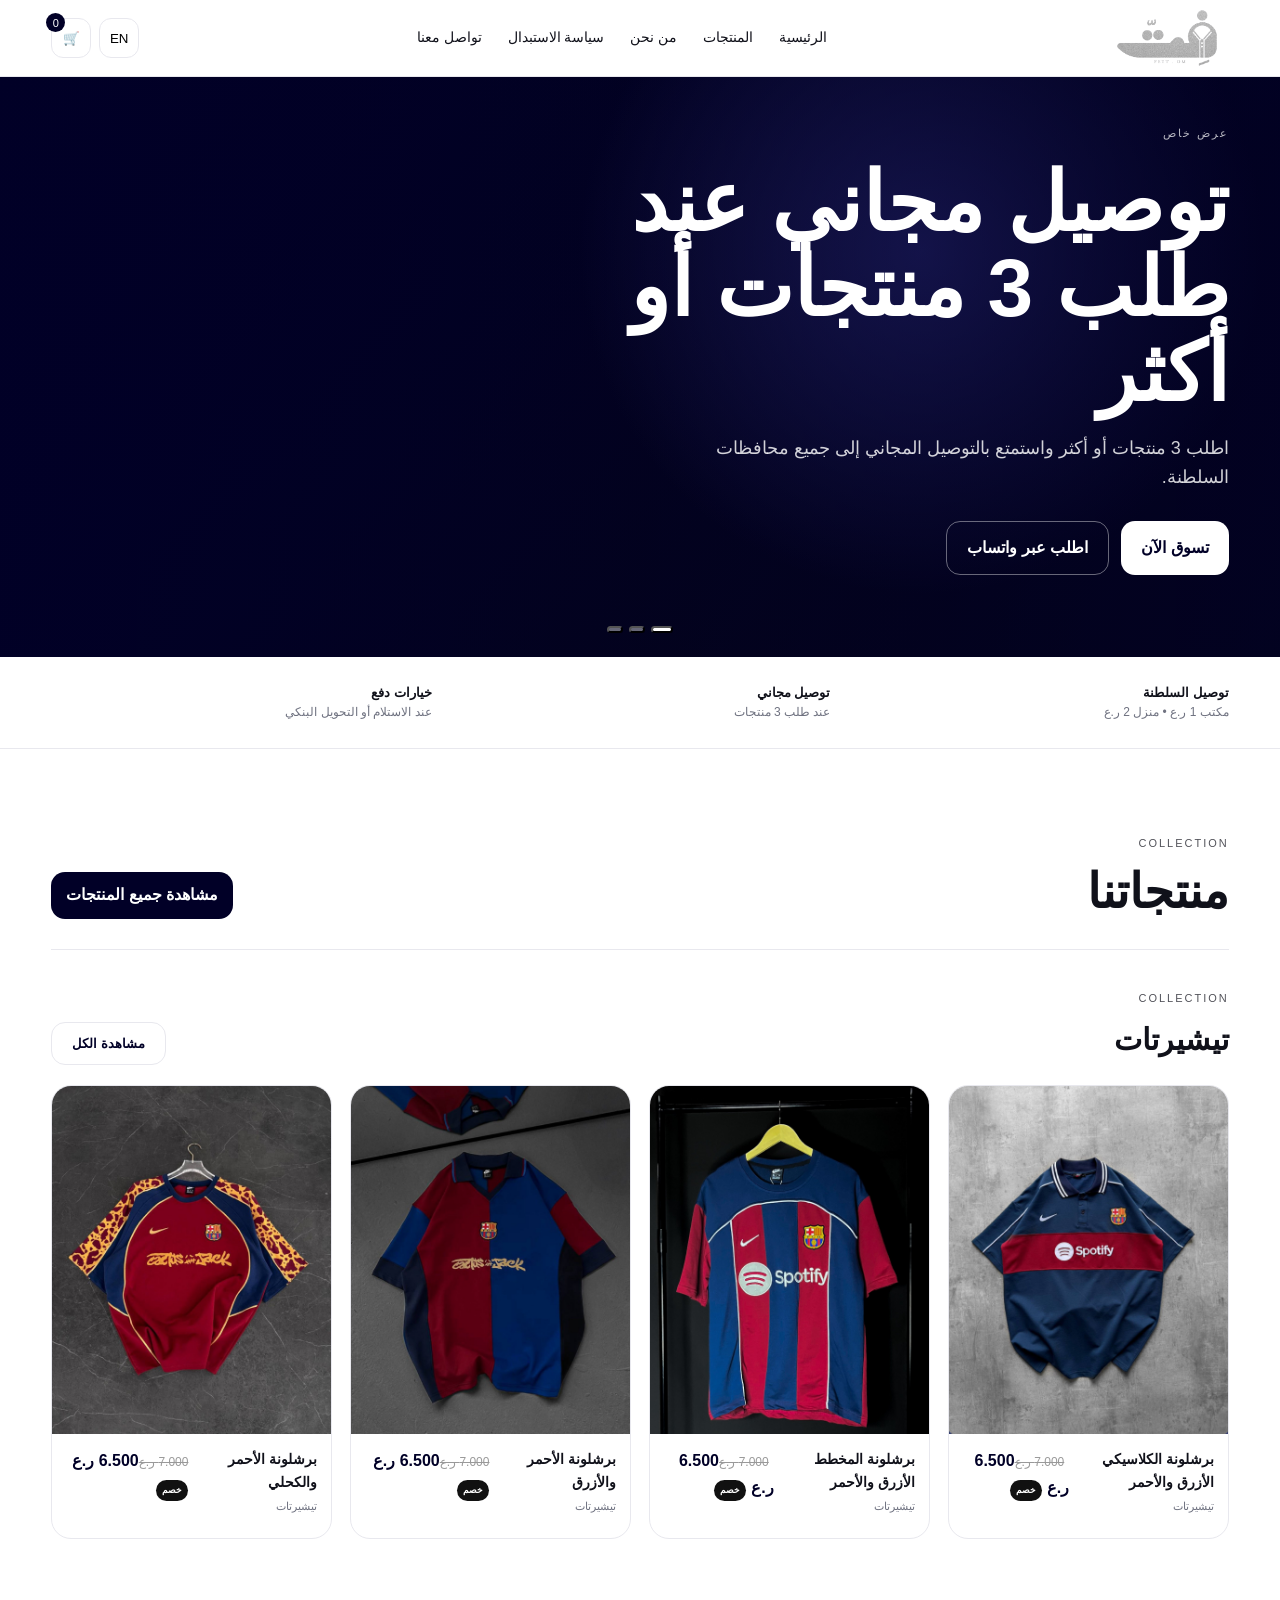
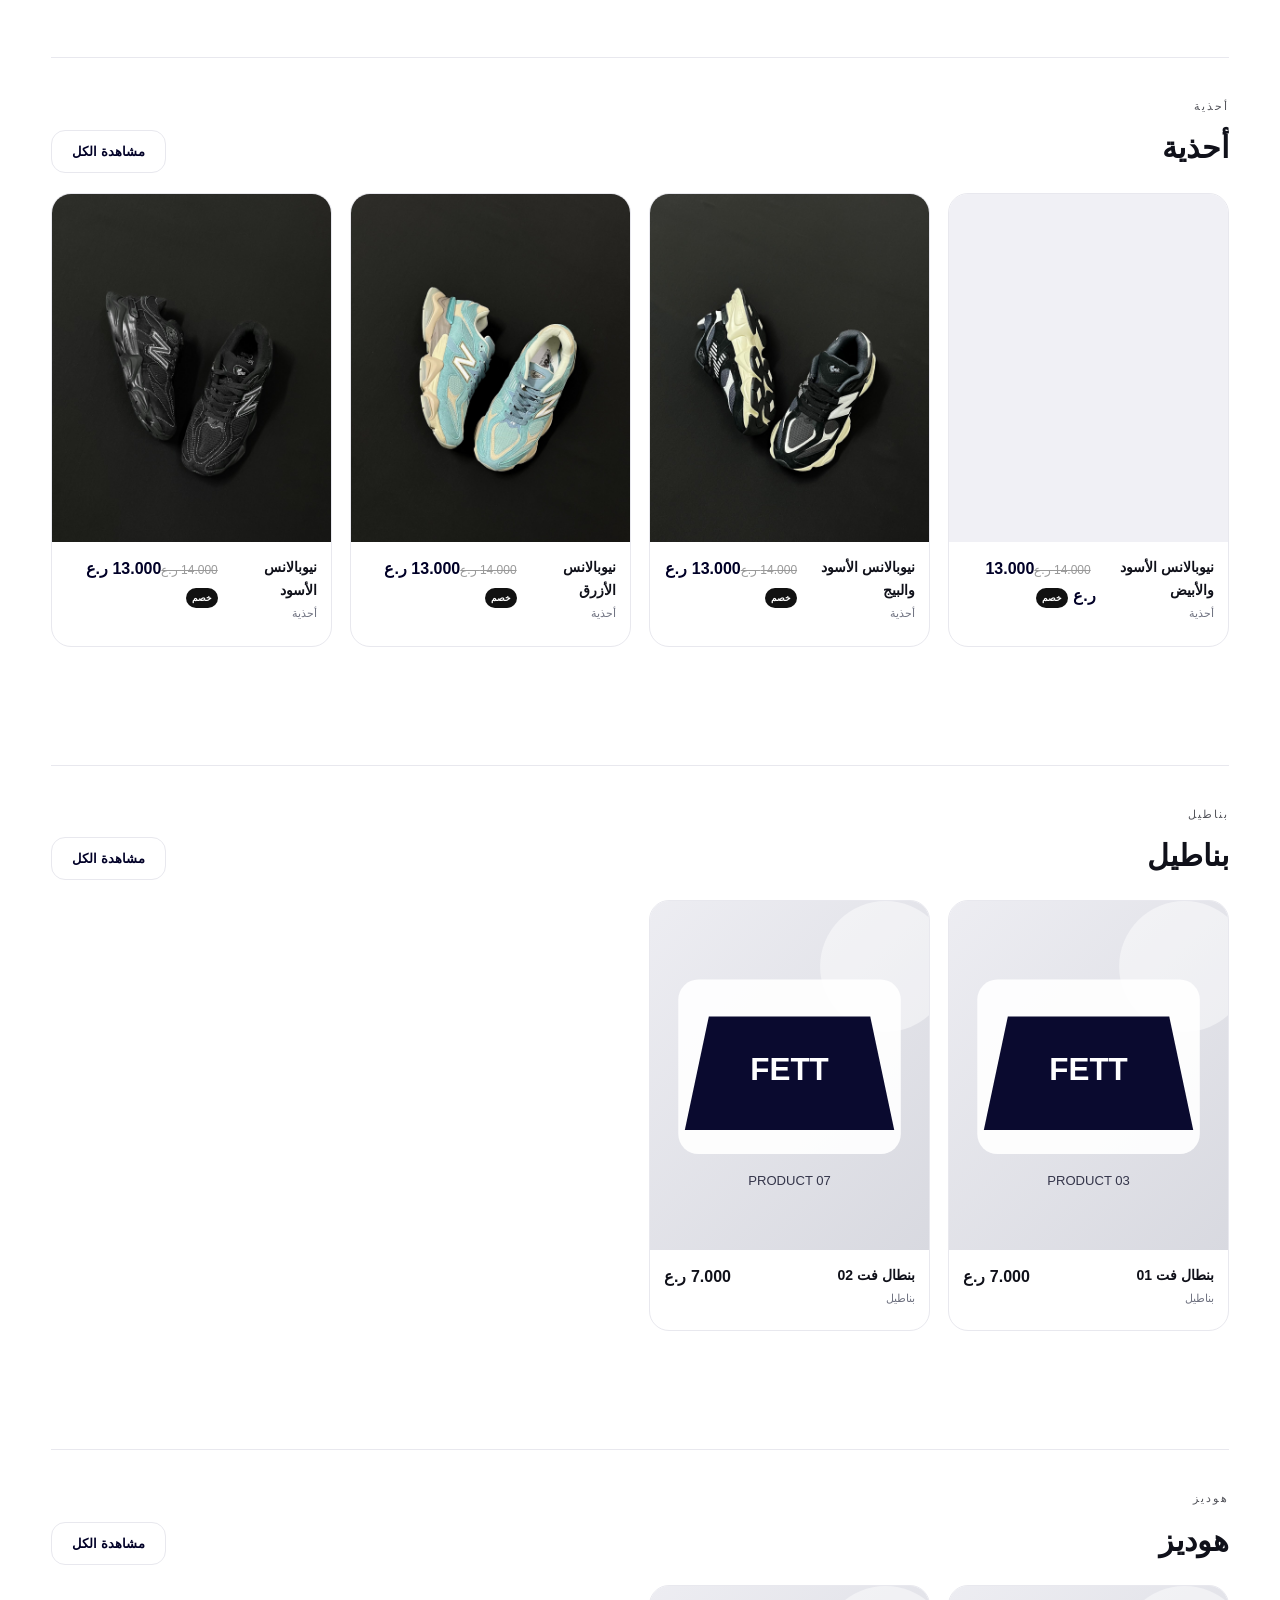
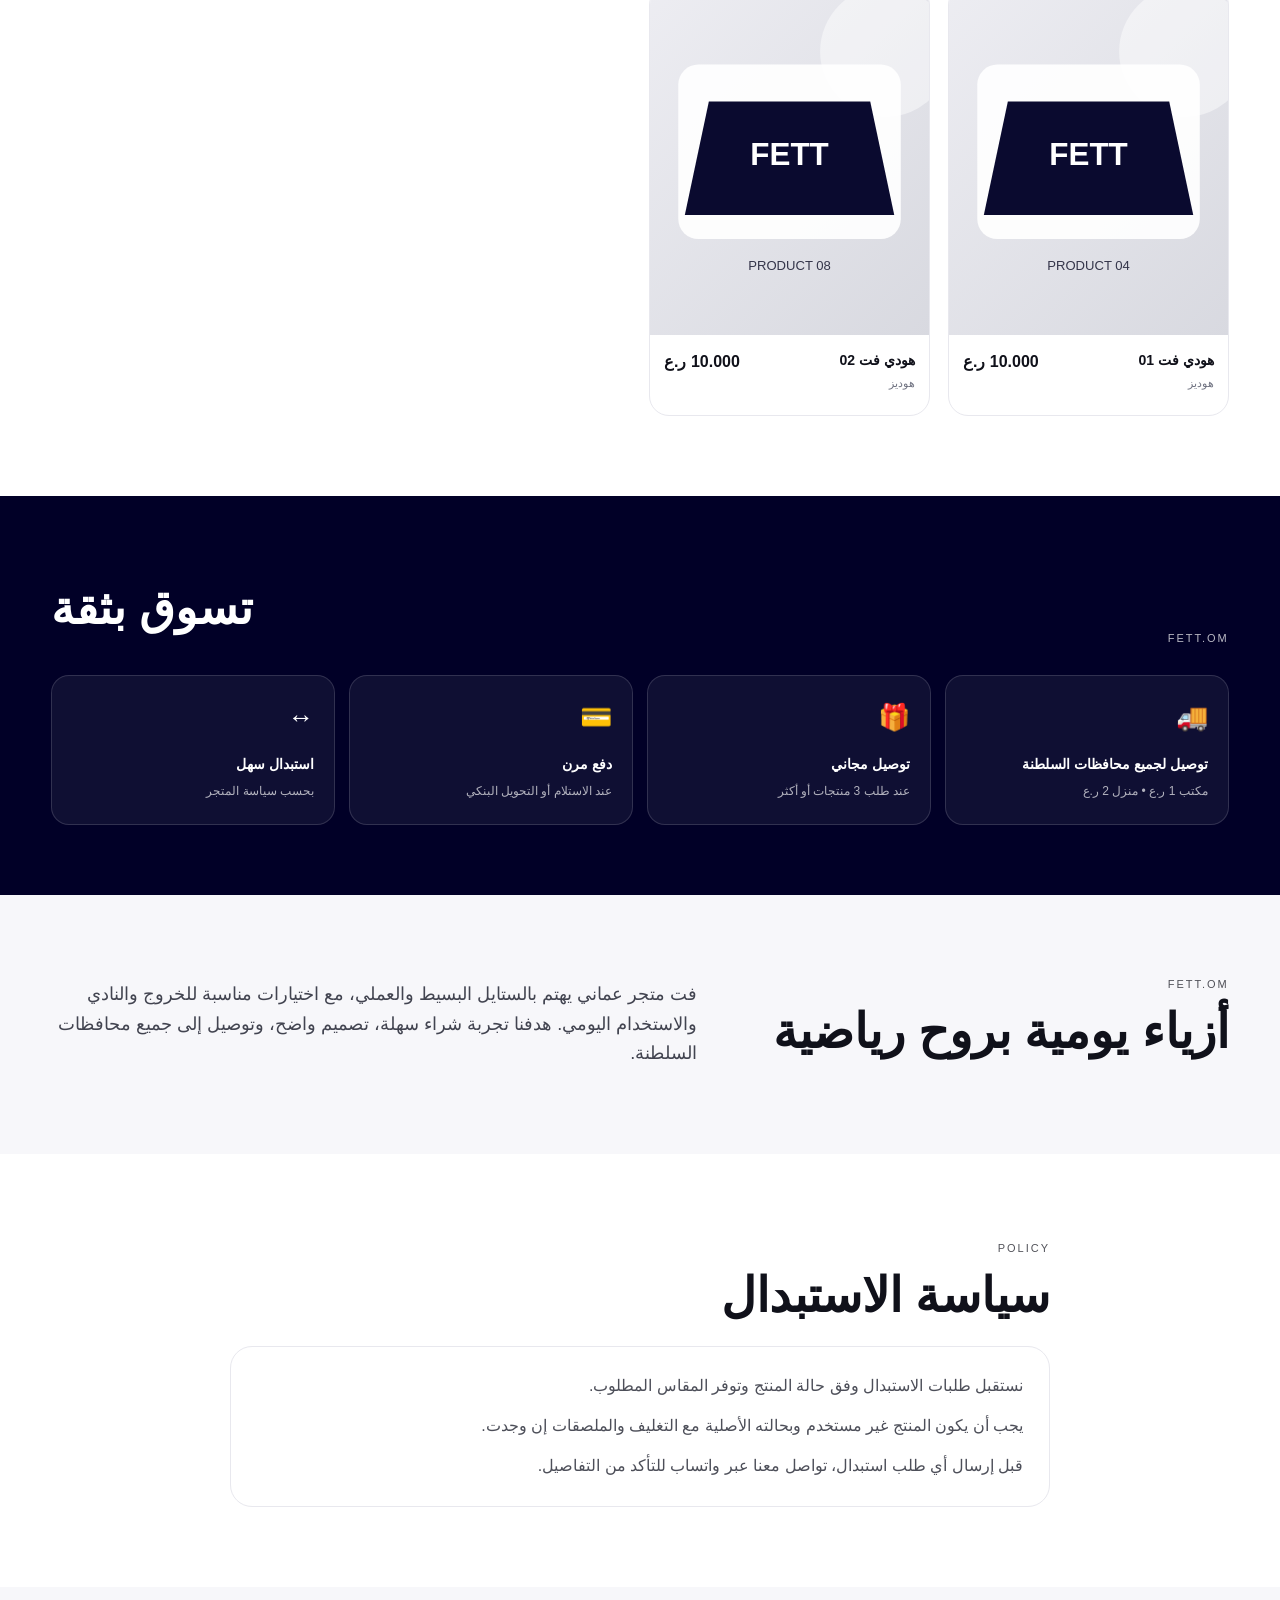
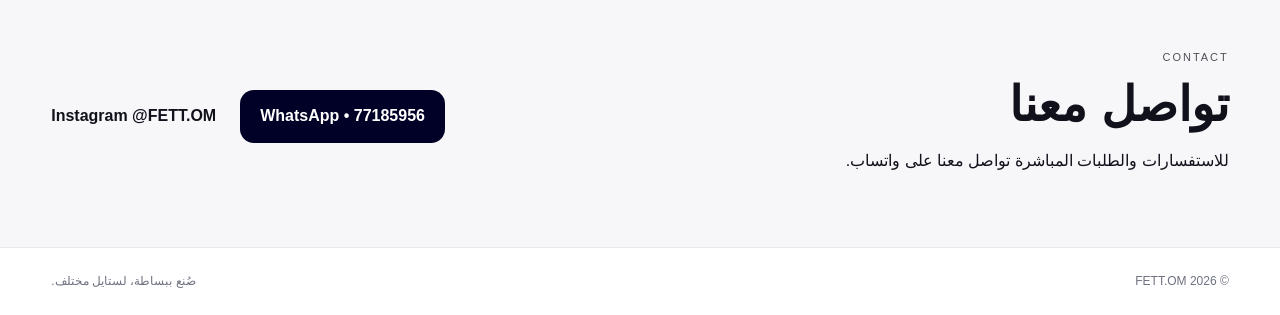
<file: index.html>
<!doctype html>
<html lang="ar" dir="rtl">
<head>
<meta charset="utf-8">
<meta name="viewport" content="width=device-width,initial-scale=1,viewport-fit=cover">
<meta name="theme-color" content="#010027">
<meta name="description" content="FETT.OM — متجر أزياء شبابية بسيطة ورياضية في سلطنة عُمان.">
<title>FETT.OM | فت</title>
<link rel="icon" href="assets/logo.png">
<link rel="stylesheet" href="assets/style.css">
</head>
<body>
<header class="topbar">
  <div class="container nav-wrap">
    <a class="brand" href="#home" aria-label="FETT.OM"><img src="assets/logo.png" alt="FETT.OM"></a>
    <nav class="desktop-nav" aria-label="Primary">
      <a href="#home" data-i18n="nav.home">الرئيسية</a>
      <a href="#products" data-i18n="nav.products">المنتجات</a>
      <a href="#about" data-i18n="nav.about">من نحن</a>
      <a href="#policy" data-i18n="nav.policy">سياسة الاستبدال</a>
      <a href="#contact" data-i18n="nav.contact">تواصل معنا</a>
    </nav>
    <div class="nav-actions">
      <button class="icon-btn" id="langBtn" aria-label="Language">EN</button>
      <button class="icon-btn cart-open" id="cartOpenBtn" type="button" aria-label="Cart">🛒<span id="cartCount">0</span></button>
      <button class="menu-btn" id="menuBtn" type="button" aria-label="Menu">☰</button>
    </div>
  </div>
  <nav class="mobile-nav" id="mobileNav" aria-label="Mobile navigation">
    <a href="#home" data-i18n="nav.home">الرئيسية</a>
    <a href="#products" data-i18n="nav.products">المنتجات</a>
    <a href="#about" data-i18n="nav.about">من نحن</a>
    <a href="#policy" data-i18n="nav.policy">سياسة الاستبدال</a>
    <a href="#contact" data-i18n="nav.contact">تواصل معنا</a>
  </nav>
</header>

<main id="home">
<section class="hero">
  <div class="hero-slider" id="heroSlider" aria-hidden="true"></div>
  <div class="hero-content container">
    <div class="hero-copy">
      <span class="eyebrow" id="heroEyebrow">عرض FETT.OM</span>
      <h1 id="heroTitle">توصيل مجاني عند طلب 3 منتجات أو أكثر</h1>
      <p id="heroDesc">اطلب 3 منتجات أو أكثر واستمتع بالتوصيل المجاني إلى جميع محافظات السلطنة.</p>
      <div class="hero-actions">
        <a class="btn btn-primary" href="#products" id="heroShop">تسوق الآن</a>
        <a class="btn btn-ghost" href="https://wa.me/96877185956" target="_blank" rel="noopener" id="heroWhatsapp">اطلب عبر واتساب</a>
      </div>
    </div>
  </div>
  <div class="slider-dots" id="sliderDots" aria-label="Slides"></div>
</section>

<section class="benefits">
  <div class="container benefit-grid">
    <div><strong data-i18n="benefit.shipping">توصيل السلطنة</strong><span data-i18n="benefit.shipping2">مكتب 1 ر.ع • منزل 2 ر.ع</span></div>
    <div><strong data-i18n="benefit.free">توصيل مجاني</strong><span data-i18n="benefit.free2">عند طلب 3 منتجات</span></div>
    <div><strong data-i18n="benefit.pay">خيارات دفع</strong><span data-i18n="benefit.pay2">عند الاستلام أو التحويل البنكي</span></div>
  </div>
</section>

<section class="section" id="products">
  <div class="container">
    <div class="section-head category-main-head">
      <div><span class="eyebrow" data-i18n="products.eyebrow">COLLECTION</span><h2 data-i18n="products.title">منتجاتنا</h2></div>
      <a class="btn btn-primary compact-btn" href="#allProducts" data-i18n="products.viewAll">مشاهدة جميع المنتجات</a>
    </div>
    <div id="categorySections" class="category-sections"></div>

    <div id="allProducts" class="all-products-panel is-hidden">
      <div class="all-products-head">
        <div>
          <span class="eyebrow" data-i18n="products.allEyebrow">ALL PRODUCTS</span>
          <h3 id="catalogTitle">جميع المنتجات</h3>
        </div>
        <div class="catalog-actions">
          <label class="search-box" for="productSearch">
            <span class="sr-only" data-i18n="products.searchLabel">بحث</span>
            <span aria-hidden="true">⌕</span>
            <input id="productSearch" type="search" autocomplete="off" data-i18n-placeholder="products.search" placeholder="ابحث عن منتج...">
          </label>
          <div class="filters" role="group" aria-label="Product filters">
            <button class="filter active" type="button" data-cat="all" data-i18n="categories.all">الكل</button>
            <button class="filter" type="button" data-cat="tshirt">تيشيرتات</button>
            <button class="filter" type="button" data-cat="hoodie">هوديز</button>
            <button class="filter" type="button" data-cat="pants">بناطيل</button>
            <button class="filter" type="button" data-cat="shoes">أحذية</button>
          </div>
          <button class="btn btn-ghost dark-btn" type="button" id="backToCategories" data-i18n="products.back">العودة للأقسام</button>
        </div>
      </div>
      <div class="product-grid" id="productGrid"></div>
    </div>
  </div>
</section>

<section class="trust-band">
  <div class="container">
    <div class="trust-heading"><span class="eyebrow">FETT.OM</span><h2 data-i18n="trust.title">تسوق بثقة</h2></div>
    <div class="trust-grid">
      <div class="trust-card"><div class="trust-icon">🚚</div><strong data-i18n="trust.shipping">توصيل لجميع محافظات السلطنة</strong><span data-i18n="trust.shipping2">مكتب 1 ر.ع • منزل 2 ر.ع</span></div>
      <div class="trust-card"><div class="trust-icon">🎁</div><strong data-i18n="trust.free">توصيل مجاني</strong><span data-i18n="trust.free2">عند طلب 3 منتجات أو أكثر</span></div>
      <div class="trust-card"><div class="trust-icon">💳</div><strong data-i18n="trust.pay">دفع مرن</strong><span data-i18n="trust.pay2">عند الاستلام أو التحويل البنكي</span></div>
      <div class="trust-card"><div class="trust-icon">↔</div><strong data-i18n="trust.exchange">استبدال سهل</strong><span data-i18n="trust.exchange2">بحسب سياسة المتجر</span></div>
    </div>
  </div>
</section>

<section class="about-band" id="about"><div class="container about-grid"><div><span class="eyebrow">FETT.OM</span><h2 data-i18n="about.title">أزياء يومية بروح رياضية</h2></div><p data-i18n="about.text">فت متجر عماني يهتم بالستايل البسيط والعملي، مع اختيارات مناسبة للخروج والنادي والاستخدام اليومي. هدفنا تجربة شراء سهلة، تصميم واضح، وتوصيل إلى جميع محافظات السلطنة.</p></div></section>

<section class="section" id="policy"><div class="container narrow"><span class="eyebrow" data-i18n="policy.eyebrow">POLICY</span><h2 data-i18n="policy.title">سياسة الاستبدال</h2><div class="policy-card"><p data-i18n="policy.p1">نستقبل طلبات الاستبدال وفق حالة المنتج وتوفر المقاس المطلوب.</p><p data-i18n="policy.p2">يجب أن يكون المنتج غير مستخدم وبحالته الأصلية مع التغليف والملصقات إن وجدت.</p><p data-i18n="policy.p3">قبل إرسال أي طلب استبدال، تواصل معنا عبر واتساب للتأكد من التفاصيل.</p></div></div></section>

<section class="contact-band" id="contact"><div class="container contact-grid"><div><span class="eyebrow">CONTACT</span><h2 data-i18n="contact.title">تواصل معنا</h2><p data-i18n="contact.text">للاستفسارات والطلبات المباشرة تواصل معنا على واتساب.</p></div><a class="btn btn-primary" href="https://wa.me/96877185956" target="_blank" rel="noopener">WhatsApp • 77185956</a><a class="insta" href="https://instagram.com/FETT.OM" target="_blank" rel="noopener">Instagram @FETT.OM</a></div></section>
</main>
<footer><div class="container footer-wrap"><span>© <span id="year"></span> FETT.OM</span><span data-i18n="footer">صُنع ببساطة، لستايل مختلف.</span></div></footer>

<div class="drawer-backdrop" id="backdrop"></div>
<aside class="cart-drawer" id="cartDrawer" aria-hidden="true">
  <div class="drawer-head"><h3 data-i18n="cart.title">سلة المشتريات</h3><button class="close" id="closeCart" type="button" aria-label="Close">×</button></div>
  <div class="cart-items" id="cartItems"></div>
  <div class="cart-progress" id="cartProgress"></div>
  <div class="cart-summary" id="cartSummary">
    <div><span data-i18n="cart.subtotal">المجموع</span><strong id="subtotal">0.000 ر.ع</strong></div>
    <div><span data-i18n="cart.delivery">التوصيل</span><strong id="delivery">يُحدد عند إتمام الطلب</strong></div>
    <div class="total"><span data-i18n="cart.total">الإجمالي</span><strong id="total">0.000 ر.ع</strong></div>
    <p class="free-note" data-i18n="cart.free">التوصيل مجاني عند 3 منتجات أو أكثر.</p>
    <button class="btn btn-primary full" id="checkoutBtn" type="button" data-i18n="cart.checkout">إتمام الطلب</button>
    <button class="btn btn-ghost full continue-btn" id="continueShopping" type="button" data-i18n="cart.continue">متابعة التسوق</button>
  </div>
  <div class="cart-checkout" id="cartCheckout" hidden>
    <div class="checkout-head"><span class="eyebrow">CHECKOUT</span><h3 data-i18n="checkout.title">إتمام الطلب</h3></div>
    <form id="checkoutForm" novalidate>
      <label><span data-i18n="checkout.name">الاسم</span><input required name="name" autocomplete="name"></label>
      <label><span data-i18n="checkout.phone">رقم الهاتف</span><input required name="phone" inputmode="tel" autocomplete="tel" pattern="[0-9+ ]{8,15}"></label>
      <label><span data-i18n="checkout.governorate">المحافظة</span><select required name="governorate"><option value="" data-i18n="checkout.chooseGovernorate">اختر المحافظة</option><option>مسقط</option><option>ظفار</option><option>مسندم</option><option>البريمي</option><option>الداخلية</option><option>شمال الباطنة</option><option>جنوب الباطنة</option><option>شمال الشرقية</option><option>جنوب الشرقية</option><option>الظاهرة</option><option>الوسطى</option></select></label>
      <label><span data-i18n="checkout.wilaya">الولاية</span><select required name="wilaya" disabled><option value="" data-i18n="checkout.chooseWilaya">اختر الولاية</option></select></label>
      <label><span data-i18n="checkout.area">المنطقة</span><input name="area" autocomplete="address-level3" data-i18n-placeholder="checkout.areaPlaceholder" placeholder="اكتب المنطقة / الحي"></label>
      <label><span data-i18n="checkout.notes">الملاحظات</span><textarea name="notes" rows="3" data-i18n-placeholder="checkout.notesPlaceholder" placeholder="مثال: الطلب هدية، الرجاء كتابة عبارة..."></textarea><small class="field-note" data-i18n="checkout.note">يمكن كتابة أي تفاصيل إضافية هنا.</small></label>
      <label><span data-i18n="checkout.delivery">نوع التوصيل</span><select required name="deliveryType"><option value="" disabled selected data-i18n="checkout.chooseDelivery">اختر طريقة التوصيل</option><option value="home" data-i18n="checkout.home">التوصيل للمنزل — 2 ر.ع</option><option value="office" data-i18n="checkout.office">التوصيل للمكتب — 1 ر.ع</option></select></label>
      <div class="checkout-delivery-row"><span data-i18n="checkout.deliveryCost">تكلفة التوصيل</span><strong id="checkoutDeliveryCost">اختر طريقة التوصيل</strong></div>
      <label><span data-i18n="checkout.payment">طريقة الدفع</span><select required name="payment"><option value="cod" data-i18n="checkout.cod">الدفع عند الاستلام</option><option value="bank" data-i18n="checkout.bank">تحويل بنكي</option></select></label>
      <div class="checkout-total"><span data-i18n="cart.total">الإجمالي</span><strong id="checkoutTotal">0.000 ر.ع</strong></div>
      <button class="btn btn-primary full" type="submit" data-i18n="checkout.whatsapp">إرسال الطلب عبر واتساب</button>
      <button class="btn btn-ghost full" type="button" id="backToCart" data-i18n="checkout.back">العودة للسلة</button>
    </form>
  </div>
</aside>

<div class="modal" id="productModal" aria-hidden="true"><div class="modal-card"><button class="close" data-close-modal type="button" aria-label="Close">×</button><div id="modalContent"></div></div></div>
<script src="assets/products.js"></script>
<script src="assets/app.js"></script>
</body>
</html>
</file>
<file: assets/style.css>
:root{--navy:#010027;--ink:#10111a;--muted:#6f7280;--line:#e8e8ee;--paper:#fff;--soft:#f7f7fa;--radius:22px}*{box-sizing:border-box}html{scroll-behavior:smooth}body{margin:0;font-family:Tahoma,Arial,sans-serif;background:#fff;color:var(--ink);line-height:1.65}.container{width:min(1180px,92%);margin:auto}.topbar{position:sticky;top:0;z-index:40;background:rgba(255,255,255,.92);backdrop-filter:blur(16px);border-bottom:1px solid var(--line)}.nav-wrap{min-height:76px;display:flex;align-items:center;justify-content:space-between;gap:20px}.brand img{width:124px;max-height:58px;object-fit:contain;display:block}.desktop-nav{display:flex;gap:26px}.desktop-nav a,.mobile-nav a{color:var(--ink);text-decoration:none;font-size:14px}.nav-actions{display:flex;align-items:center;gap:8px}.icon-btn,.menu-btn{border:1px solid var(--line);background:#fff;height:40px;min-width:40px;border-radius:12px;cursor:pointer;position:relative}.icon-btn span{position:absolute;top:-6px;left:-6px;background:var(--navy);color:#fff;width:19px;height:19px;border-radius:50%;font-size:11px;display:flex;align-items:center;justify-content:center}.menu-btn{display:none}.mobile-nav{display:none;padding:12px 4%;border-top:1px solid var(--line);background:#fff}.mobile-nav a{display:block;padding:10px 0}.hero{position:relative;min-height:580px;overflow:hidden;background:var(--navy);color:#fff}.hero-slider,.hero-slider::after{position:absolute;inset:0}.hero-slider::after{content:"";background:linear-gradient(90deg,rgba(1,0,39,.86),rgba(1,0,39,.35),rgba(1,0,39,.68));z-index:1}.hero-slide{position:absolute;inset:0;background-size:cover;background-position:center;opacity:0;transition:opacity .7s}.hero-slide.active{opacity:1}.hero-content{position:relative;z-index:2;min-height:580px;display:flex;align-items:center}.hero-copy{max-width:600px;padding-bottom:40px}.eyebrow{letter-spacing:2px;font-size:11px;opacity:.72}.hero h1{font-size:clamp(42px,7vw,82px);line-height:1.04;margin:15px 0}.hero p{font-size:18px;max-width:560px;color:rgba(255,255,255,.82)}.hero-actions{display:flex;gap:12px;margin-top:28px;flex-wrap:wrap}.btn{display:inline-flex;align-items:center;justify-content:center;border:0;text-decoration:none;padding:13px 20px;border-radius:14px;font-weight:700;cursor:pointer;transition:.2s}.btn-primary{background:var(--navy);color:#fff}.hero .btn-primary{background:#fff;color:var(--navy)}.btn-ghost{border:1px solid rgba(255,255,255,.4);color:#fff;background:transparent}.slider-dots{position:absolute;z-index:3;bottom:24px;left:50%;transform:translateX(-50%);display:flex;gap:6px}.dot{width:7px;height:7px;border-radius:99px;background:rgba(255,255,255,.4);cursor:pointer}.dot.active{background:#fff;width:22px}.benefits{background:#fff;border-bottom:1px solid var(--line)}.benefit-grid{display:grid;grid-template-columns:repeat(3,1fr);padding:22px 0;gap:18px}.benefit-grid>div{padding:3px 0}.benefit-grid strong,.benefit-grid span{display:block}.benefit-grid strong{font-size:13px}.benefit-grid span{font-size:12px;color:var(--muted)}.section{padding:80px 0}.section-head{display:flex;align-items:end;justify-content:space-between;gap:20px;margin-bottom:30px}.section h2,.about-grid h2,.contact-grid h2{margin:8px 0 0;font-size:clamp(28px,4vw,48px);line-height:1.15}.filters{display:flex;gap:8px;flex-wrap:wrap;justify-content:flex-end}.filter{border:1px solid var(--line);background:#fff;padding:9px 13px;border-radius:99px;cursor:pointer}.filter.active{background:var(--navy);color:#fff;border-color:var(--navy)}.product-grid{display:grid;grid-template-columns:repeat(4,1fr);gap:18px}.product-card{background:#fff;border:1px solid var(--line);border-radius:20px;overflow:hidden;transition:.2s;cursor:pointer}.product-card:hover{transform:translateY(-3px);box-shadow:0 10px 30px rgba(1,0,39,.08)}.product-image{aspect-ratio:4/5;background:#f0f0f5;width:100%;display:block;object-fit:cover}.product-info{padding:14px}.product-top{display:flex;justify-content:space-between;gap:10px}.product-name{font-weight:700;font-size:14px}.product-cat{font-size:11px;color:var(--muted);margin:2px 0 9px}.price{font-weight:800}.old{color:#999;text-decoration:line-through;margin-inline-start:5px;font-weight:400;font-size:12px}.about-band,.contact-band{background:var(--soft)}.about-band{padding:75px 0}.about-grid{display:grid;grid-template-columns:1fr 1.4fr;gap:70px;align-items:start}.about-grid p{font-size:18px;color:#424450;margin:10px 0}.contact-band{padding:56px 0}.contact-grid{display:grid;grid-template-columns:1fr auto auto;gap:24px;align-items:center}.insta{color:var(--ink);font-weight:700;text-decoration:none}.narrow{width:min(820px,92%)}.policy-card{border:1px solid var(--line);padding:26px;border-radius:22px;margin-top:22px}.policy-card p{color:#4d4f59;margin:0 0 14px}.policy-card p:last-child{margin-bottom:0}footer{padding:24px 0;border-top:1px solid var(--line)}.footer-wrap{display:flex;justify-content:space-between;gap:20px;color:var(--muted);font-size:12px}.drawer-backdrop{position:fixed;inset:0;background:rgba(0,0,0,.3);opacity:0;pointer-events:none;transition:.25s;z-index:50}.drawer-backdrop.open{opacity:1;pointer-events:auto}.cart-drawer{position:fixed;top:0;bottom:0;right:0;width:min(430px,92vw);background:#fff;z-index:60;transform:translateX(110%);transition:.3s;display:flex;flex-direction:column}.cart-drawer.open{transform:none}.drawer-head{padding:20px 22px;border-bottom:1px solid var(--line);display:flex;justify-content:space-between;align-items:center}.close{background:none;border:0;font-size:30px;line-height:1;cursor:pointer;color:#444}.cart-items{padding:15px 22px;overflow:auto;flex:1}.cart-row{display:grid;grid-template-columns:70px 1fr auto;gap:12px;align-items:center;padding:12px 0;border-bottom:1px solid var(--line)}.cart-row img{width:70px;border-radius:12px}.cart-row .small{font-size:12px;color:var(--muted)}.qty{display:inline-flex;border:1px solid var(--line);border-radius:10px;overflow:hidden;margin-top:8px}.qty button{border:0;background:#fff;width:28px;height:28px;cursor:pointer}.qty span{width:28px;display:flex;align-items:center;justify-content:center}.remove{font-size:11px;color:#a00;cursor:pointer;margin-top:6px}.cart-summary{padding:20px 22px;border-top:1px solid var(--line)}.cart-summary>div{display:flex;justify-content:space-between;margin:7px 0}.cart-summary .total{font-size:17px;padding-top:8px;border-top:1px solid var(--line);margin-top:12px}.free-note{font-size:11px;color:var(--muted)}.full{width:100%;margin-top:10px}.modal{position:fixed;inset:0;background:rgba(0,0,0,.45);z-index:70;display:none;align-items:center;justify-content:center;padding:15px}.modal.show{display:flex}.modal-card{background:#fff;border-radius:24px;width:min(820px,96vw);max-height:94vh;overflow:auto;position:relative;padding:28px}.checkout-card{width:min(620px,96vw)}.modal-card>.close{position:absolute;left:16px;top:14px}.product-detail{display:grid;grid-template-columns:minmax(0,1.05fr) minmax(0,.95fr);gap:28px;align-items:start}.detail-media{width:100%;aspect-ratio:4/5;min-height:0;border-radius:18px;overflow:hidden;background:#111}.detail-product-image{width:100%;height:100%;display:block;object-fit:cover;object-position:center;border-radius:18px}.detail-image{background:#f3f3f6;border-radius:18px;width:100%}.detail h3{font-size:32px;margin:8px 0}.detail p{color:#5a5c66}.detail .price{font-size:23px}.chips{display:flex;gap:8px;flex-wrap:wrap;margin:15px 0}.chip{border:1px solid var(--line);padding:7px 10px;border-radius:99px;font-size:12px}.checkout-head{margin-bottom:16px}.checkout-card form{display:grid;gap:12px}.checkout-card label{display:grid;gap:6px;font-size:13px;font-weight:700}.checkout-card input,.checkout-card textarea,.checkout-card select{width:100%;border:1px solid var(--line);border-radius:12px;padding:12px;font:inherit;background:#fff}.checkout-total{display:flex;justify-content:space-between;border-top:1px solid var(--line);padding-top:14px;margin-top:5px}.muted{color:var(--muted);font-size:11px}.empty{padding:45px 0;text-align:center;color:var(--muted)}@media(max-width:980px){.desktop-nav{display:none}.menu-btn{display:block}.benefit-grid{grid-template-columns:1fr}.product-grid{grid-template-columns:repeat(3,1fr)}.about-grid{grid-template-columns:1fr;gap:15px}.contact-grid{grid-template-columns:1fr 1fr}.contact-grid h2{margin-bottom:5px}}@media(max-width:680px){.product-detail{grid-template-columns:1fr;gap:18px}.detail-media{aspect-ratio:4/5}.nav-wrap{min-height:68px}.hero,.hero-content{min-height:520px}.hero h1{font-size:44px}.hero p{font-size:15px}.section{padding:58px 0}.section-head{align-items:start;flex-direction:column}.filters{justify-content:flex-start}.product-grid{grid-template-columns:repeat(2,1fr);gap:12px}.product-info{padding:11px}.contact-grid{grid-template-columns:1fr}.footer-wrap{flex-direction:column}.product-detail{grid-template-columns:1fr}.modal-card{padding:22px}.benefit-grid{padding:16px 0}.hero-actions .btn{width:100%}}
.category-sections{display:grid;gap:64px}.category-block{border-top:1px solid var(--line);padding-top:34px}.category-head,.all-products-head{display:flex;align-items:end;justify-content:space-between;gap:20px;margin-bottom:22px}.category-head h3,.all-products-head h3{margin:6px 0 0;font-size:28px}.text-link{border:0;background:none;padding:6px 0;font-weight:800;color:var(--navy);cursor:pointer}.compact-btn{padding:10px 15px}.all-products-panel{margin-top:20px;border-top:1px solid var(--line);padding-top:36px}.all-products-panel.is-hidden{display:none}.catalog-actions{display:flex;align-items:center;gap:12px;flex-wrap:wrap;justify-content:flex-end}.dark-btn{color:#fff;background:var(--navy)}.sale-price{font-weight:900;color:var(--navy)}.sale-badge{display:inline-flex;align-items:center;justify-content:center;background:#111;color:#fff;border-radius:999px;font-size:9px;padding:3px 6px;margin-inline-start:5px;font-weight:800}.option-chip{appearance:none;background:#fff;cursor:pointer;transition:.2s}.option-chip:hover{border-color:var(--navy);transform:translateY(-1px)}.option-chip.selected{background:var(--navy);border-color:var(--navy);color:#fff}.detail-price{display:flex;align-items:center;gap:5px}@media(max-width:680px){.category-head,.all-products-head{align-items:flex-start;flex-direction:column}.catalog-actions{width:100%;justify-content:flex-start}.compact-btn{width:100%}.category-sections{gap:46px}.category-block{padding-top:26px}.sale-badge{font-size:8px}}

.checkout-delivery-row{display:flex;justify-content:space-between;align-items:center;margin:0 0 14px;padding:12px 14px;border:1px solid rgba(1,0,39,.1);border-radius:12px;background:#fafaff}.checkout-delivery-row strong{font-weight:800}.cart-summary>div:nth-child(2) strong{font-size:13px}

/* Cart checkout redesign */
.cart-drawer{overflow:hidden}
.cart-checkout{display:none;flex:1;min-height:0;overflow:auto;background:#fff}
.cart-drawer.checkout-mode .cart-items,.cart-drawer.checkout-mode .cart-summary{display:none}
.cart-drawer.checkout-mode .cart-checkout{display:block}
.cart-drawer:not(.checkout-mode) .cart-checkout{display:none}
.checkout-head{padding:20px 22px 8px;border-bottom:0}
.cart-checkout form{display:grid;gap:14px;padding:0 22px 24px}
.cart-checkout label{display:grid;gap:7px;font-size:13px;font-weight:700;color:var(--ink)}
.cart-checkout input,.cart-checkout textarea,.cart-checkout select{width:100%;border:1px solid #dfe1e8;border-radius:12px;padding:12px 13px;font:inherit;background:#fff;color:var(--ink);outline:none;transition:border-color .2s,box-shadow .2s}
.cart-checkout input:focus,.cart-checkout textarea:focus,.cart-checkout select:focus{border-color:var(--navy);box-shadow:0 0 0 3px rgba(1,0,39,.08)}
.cart-checkout textarea{resize:vertical;min-height:82px}
.cart-checkout select:invalid{color:#8a8d98}
.checkout-delivery-row{display:flex;justify-content:space-between;align-items:center;padding:13px 14px;border:1px solid var(--line);border-radius:12px;background:var(--soft);font-size:13px}
.checkout-total{display:flex;justify-content:space-between;align-items:center;border-top:1px solid var(--line);padding-top:15px;margin-top:2px;font-size:15px}
.checkout-total strong{font-size:19px}
.cart-checkout .btn{min-height:48px}
.cart-checkout .btn-ghost{color:var(--navy);border-color:var(--line);background:#fff}
@media(max-width:680px){
  .cart-drawer{width:100%;max-width:100vw}
  .drawer-head{padding:16px 18px}
  .cart-items{padding:10px 18px}
  .cart-summary{padding:16px 18px}
  .checkout-head{padding:18px 18px 8px}
  .cart-checkout form{padding:0 18px 22px;gap:13px}
}

.oversized-note{margin:8px 0 2px!important;color:var(--muted)!important;font-size:12px!important;font-weight:700}.size-guide{margin-top:18px;border:1px solid var(--line);border-radius:16px;background:#fafaff;overflow:hidden}.size-guide-head{display:flex;justify-content:space-between;gap:12px;align-items:center;padding:12px 14px;border-bottom:1px solid var(--line)}.size-guide-head strong{font-size:14px}.size-guide-head span{font-size:11px;color:var(--muted)}.size-guide-table-wrap{overflow:auto}.size-guide-table{width:100%;border-collapse:collapse;font-size:11px;min-width:560px}.size-guide-table th,.size-guide-table td{border:1px solid var(--line);padding:8px 7px;text-align:center}.size-guide-table th{font-weight:800;background:#fff}.size-guide-table tbody th{background:#f7f7fb;text-align:right}.size-guide-table td{white-space:nowrap}@media(max-width:680px){.size-guide-head{align-items:flex-start;flex-direction:column}.size-guide-table{font-size:10px}}

.size-note{font-size:12px;color:var(--muted);margin-top:-6px;margin-bottom:12px}.category-block{margin-top:54px}.category-block:first-child{margin-top:0}.category-head{display:flex;align-items:end;justify-content:space-between;gap:18px;margin-bottom:20px}.category-head h3{margin:5px 0 0;font-size:30px}.category-head .dark-btn{color:var(--navy);border-color:var(--line);background:#fff}.category-head .dark-btn:hover{background:var(--soft)}@media(max-width:680px){.category-head{align-items:start;flex-direction:column}.category-head h3{font-size:26px}}

/* Stock states */
.product-card{position:relative}.stock-badge{position:absolute;top:12px;right:12px;z-index:3;background:#8f1717;color:#fff;padding:8px 12px;border-radius:12px;font-weight:800;font-size:.78rem}.product-card.is-sold-out{opacity:.72}.option-chip.disabled{opacity:.38;cursor:not-allowed;text-decoration:line-through}.soldout-message{margin:18px 0;padding:14px 16px;border-radius:14px;background:#f4f4f6;color:#7d1111;font-weight:800}.btn:disabled{opacity:.55;cursor:not-allowed}

/* Experience upgrades */
.sr-only{position:absolute!important;width:1px!important;height:1px!important;padding:0!important;margin:-1px!important;overflow:hidden!important;clip:rect(0,0,0,0)!important;white-space:nowrap!important;border:0!important}
.search-box{display:flex;align-items:center;gap:8px;border:1px solid var(--line);background:#fff;border-radius:14px;padding:0 13px;min-width:260px;height:44px;box-shadow:0 4px 18px rgba(1,0,39,.04)}
.search-box span{font-size:20px;color:var(--muted);line-height:1}
.search-box input{border:0;outline:0;width:100%;font:inherit;color:var(--ink);background:transparent;font-size:13px}
.search-box input::placeholder{color:#9a9ca6}
.trust-band{background:var(--navy);color:#fff;padding:70px 0}
.trust-heading{display:flex;align-items:end;justify-content:space-between;gap:20px;margin-bottom:28px}.trust-heading h2{margin:5px 0 0;font-size:clamp(30px,4vw,46px)}
.trust-grid{display:grid;grid-template-columns:repeat(4,1fr);gap:14px}
.trust-card{border:1px solid rgba(255,255,255,.14);background:rgba(255,255,255,.06);border-radius:18px;padding:20px;min-height:150px;display:flex;flex-direction:column;gap:6px}.trust-card strong{font-size:14px}.trust-card span{font-size:12px;color:rgba(255,255,255,.68)}.trust-icon{font-size:26px;margin-bottom:8px}
.cart-progress{margin:0 22px 4px;padding:12px 14px;border-radius:14px;background:#f5f5fa;color:var(--navy);font-size:12px;font-weight:800;text-align:center}.cart-progress.is-complete{background:#eff7ee;color:#1b6d2d}
.empty-cart{min-height:300px;display:flex;align-items:center;justify-content:center;flex-direction:column;text-align:center;gap:8px}.empty-cart-icon{font-size:34px}.empty-cart span{color:var(--muted);font-size:12px}.empty-cart .btn{margin-top:10px}
.cart-row-end{display:flex;flex-direction:column;align-items:flex-end;gap:5px}.continue-btn{color:var(--navy);border-color:var(--line);background:#fff}
.detail-section{margin-top:18px}.detail-meta{display:grid;grid-template-columns:1fr 1fr;gap:9px;margin:18px 0}.detail-meta>div{border:1px solid var(--line);border-radius:14px;padding:11px;background:#fafaff}.detail-meta span{display:block;font-size:10px;color:var(--muted);margin-bottom:3px}.detail-meta strong{display:block;font-size:12px}.detail-actions{display:grid;grid-template-columns:1fr 1fr;gap:9px;margin-top:14px}.dark-outline{border:1px solid var(--navy)!important;color:var(--navy)!important;background:#fff!important}.search-empty{grid-column:1/-1;padding:60px 15px}
.product-card:focus-visible,.filter:focus-visible,.chip:focus-visible,.btn:focus-visible,.icon-btn:focus-visible,.search-box:focus-within{outline:3px solid rgba(1,0,39,.18);outline-offset:2px}
body.modal-open{overflow:hidden}
@media(max-width:980px){.trust-grid{grid-template-columns:repeat(2,1fr)}.catalog-actions{width:100%}.search-box{min-width:220px;flex:1}.detail-meta{grid-template-columns:repeat(2,1fr)}}
@media(max-width:680px){
  .nav-actions{gap:6px}.icon-btn{height:42px;min-width:42px}.brand img{width:100px}
  .hero-copy{padding-bottom:65px}.hero h1{font-size:40px;line-height:1.08}.hero p{font-size:14px;line-height:1.7}.slider-dots{bottom:18px}
  .benefit-grid{grid-template-columns:1fr}.benefit-grid>div{padding:5px 0}
  .section{padding:48px 0}.section-head{gap:12px}.section h2{font-size:34px}
  .category-block{margin-top:38px}.category-head h3{font-size:27px}.category-head .btn{width:100%}
  .product-grid{grid-template-columns:repeat(2,minmax(0,1fr));gap:10px}.product-card{border-radius:16px}.product-info{padding:10px}.product-name{font-size:12px;line-height:1.45}.product-cat{font-size:10px}.price{font-size:12px}.old{font-size:10px}.sale-badge{font-size:8px;padding:2px 5px}
  .trust-band{padding:52px 0}.trust-heading{align-items:flex-start;flex-direction:column}.trust-grid{grid-template-columns:1fr 1fr;gap:10px}.trust-card{padding:14px;min-height:145px;border-radius:16px}.trust-card strong{font-size:12px}.trust-card span{font-size:10px}.trust-icon{font-size:22px}
  .all-products-head{gap:14px}.catalog-actions{display:grid;grid-template-columns:1fr;gap:10px}.search-box{min-width:0;width:100%;height:46px}.filters{display:grid;grid-template-columns:repeat(5,1fr);gap:6px;width:100%}.filter{padding:8px 4px;font-size:11px}
  .cart-drawer{width:100%;max-width:100vw}.drawer-head{padding:15px 16px}.cart-items{padding:10px 16px}.cart-progress{margin:0 16px 4px}.cart-summary{padding:15px 16px}.cart-row{grid-template-columns:58px 1fr auto;gap:9px}.cart-row img{width:58px}.qty button{width:26px;height:26px}.qty span{width:26px}
  .product-detail{grid-template-columns:1fr}.detail-media{aspect-ratio:4/5}.modal-card{width:96vw;padding:19px}.detail h3{font-size:27px}.detail-meta{grid-template-columns:1fr 1fr}.detail-actions{position:sticky;bottom:0;background:#fff;padding-top:8px}
  .mobile-nav.open{display:block}.mobile-nav a{font-size:14px}.about-grid{gap:12px}.about-grid p{font-size:15px;line-height:1.8}.contact-grid{gap:16px}.footer-wrap{align-items:center;text-align:center}
}
@media(max-width:380px){.filters{grid-template-columns:repeat(3,1fr)}.product-grid{gap:8px}.detail-meta{grid-template-columns:1fr}.trust-grid{grid-template-columns:1fr}.hero h1{font-size:36px}}
</file>
